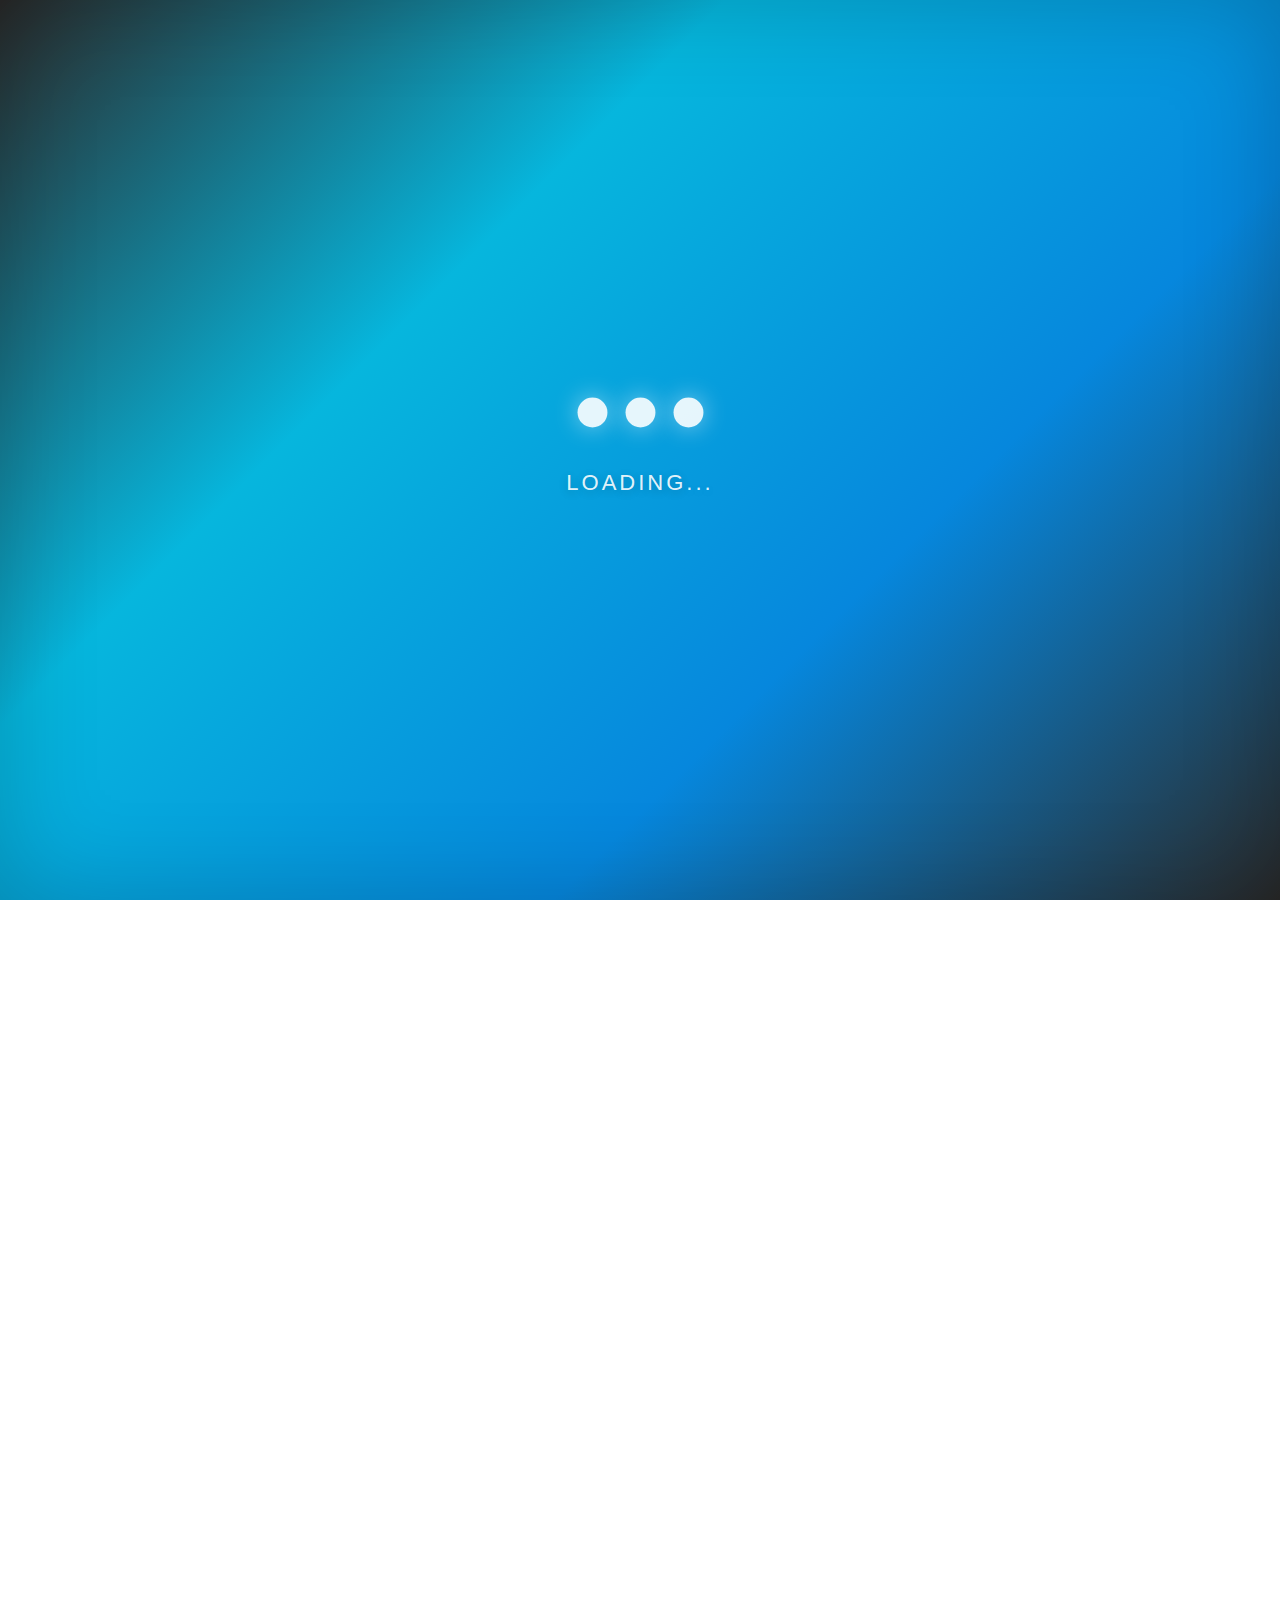
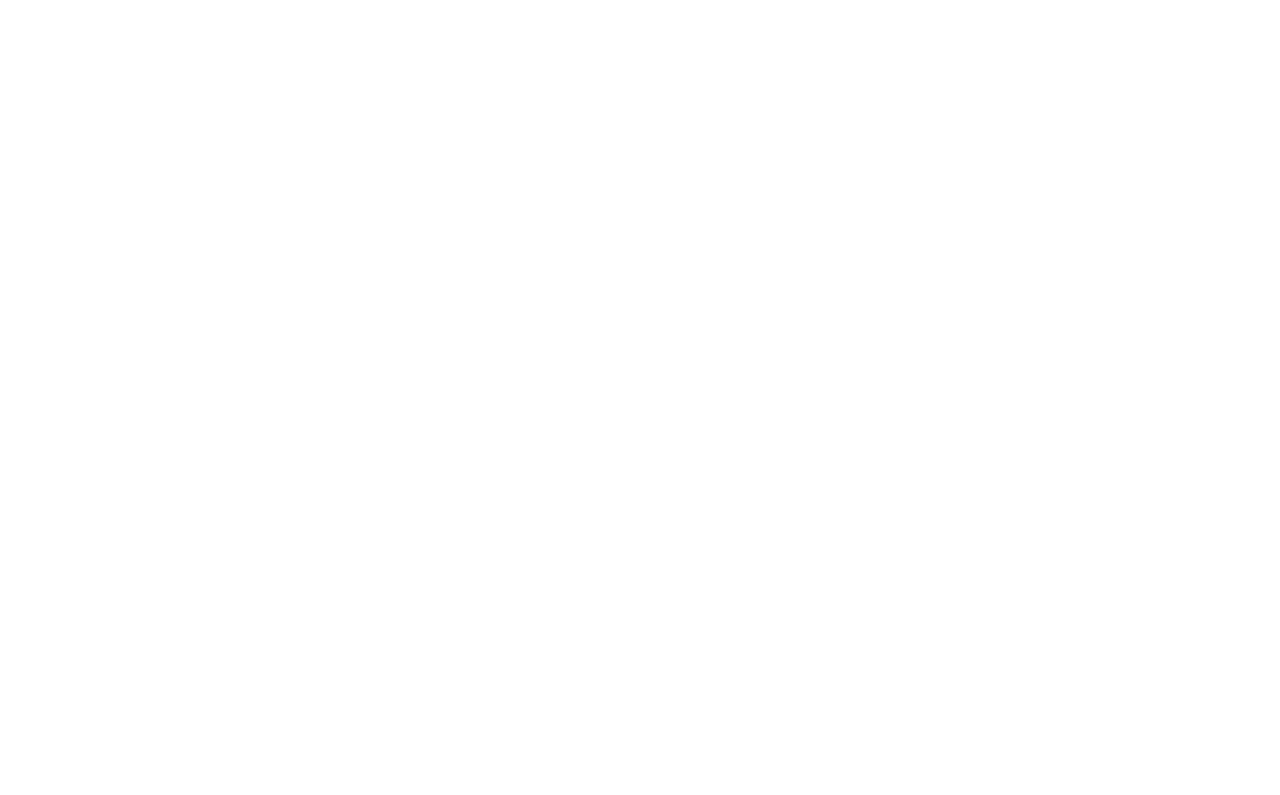
<file: index.html>
<!DOCTYPE html>
<html lang="en">
<head>
    <meta charset="UTF-8">
    <meta name="viewport" content="width=device-width, initial-scale=1.0">
    <title>Nicholas Puppo - Portfolio</title>
    <link rel="stylesheet" href="styles/main.css">
    <link href="https://unpkg.com/aos@2.3.1/dist/aos.css" rel="stylesheet">
    <link href="https://cdnjs.cloudflare.com/ajax/libs/font-awesome/6.0.0/css/all.min.css" rel="stylesheet">
    <link rel="icon" type="image/x-icon" href="/images/general/logo_nicox.png">
</head>
<body>
    <!-- LOADER -->
    <div class="loader-container">
        <div class="fancy-loader">
            <div class="circle"></div>
            <div class="circle"></div>
            <div class="circle"></div>
        </div>
        <p class="loading-text">Loading<span class="dots">...</span></p>
    </div>
    <div class="content">
        <!-- END LOADER -->
    <!-- NAVBAR -->
    <nav class="navbar">
        <div class="logo">Portfolio</div>
        <button class="hamburger" type="button" aria-label="Toggle navigation">
            <span></span>
            <span></span>
            <span></span>
        </button>
        <ul class="nav-links">
            <li><a href="#" data-translate="nav.home">Home</a></li>
            <li><a href="about.html" data-translate="nav.about">About</a></li>
            <li><a href="contact.html" data-translate="nav.contact">Contact</a></li>
        </ul>
        <div class="language-selector">
            <div class="current-lang">
                <img src="images/flags/ita.png" alt="Italiano">
                <span>IT</span>
            </div>
            <div class="language-options">
                <div class="language-option" data-lang="it">
                    <img src="images/flags/ita.png" alt="Italiano">
                    <span>Italiano</span>
                </div>
                <div class="language-option" data-lang="en">
                    <img src="images/flags/eng.png" alt="English">
                    <span>English</span>
                </div>
            </div>
        </div>
    </nav>
<!-- END NAVBAR -->

    <section id="home" class="hero">
        <div class="particles-bg"></div>
        <div class="hero-content">
            <div class="hero-text" data-aos="fade-right">
                <div class="greeting" data-translate="hero.greeting">👋 Hi, I am</div>
                <h1 class="animate-text">Nicholas Puppo</h1>
                <p class="profession animate-text-delay" data-translate="hero.profession">Optician & Digital Innovation</p>
                <p class="hero-description" data-translate="hero.description">
                    ‘Where the art of optics meets the digital future’
                </p>
                <div class="hero-buttons">
                    <a href="contact.html" class="btn secondary-btn" data-translate="hero.buttons.contact">
                        <i class="fas fa-paper-plane"></i> Contact Me
                    </a>
                </div>
                <div class="scroll-hint" data-translate="scorri.testo">
                    Scorri per esplorare
                </div>
            </div>
            <div class="hero-visual" data-aos="fade-left">
                <div class="floating-elements">
                    <div class="tech-box optician" data-aos="fade-up" data-aos-delay="200">
                        <i class="fas fa-glasses" ></i>
                        <span data-translate="tech_boxes.optician">Optician</span> 
                    </div>
                    <div class="tech-box developer" data-aos="fade-up" data-aos-delay="400">
                        <i class="fas fa-code"></i>
                        <span data-translate="tech_boxes.developer">Frontend Developer</span>
                    </div>
                    <div class="tech-box designer" data-aos="fade-up" data-aos-delay="600">
                        <i class="fas fa-paint-brush"></i>
                        <span data-translate="tech_boxes.designer">Graphic Designer</span>
                    </div>
                </div>
            </div>
        </div>
    </section>

    <section class="highlights">
        <div class="highlights-container">
            <div class="highlight-card" data-aos="fade-up">
                <div class="highlight-icon">
                    <i class="fas fa-graduation-cap"></i>
                </div>
                <h3 data-translate="highlights.education.title">Formazione Continua</h3>
                <p data-translate="highlights.education.description1">Sempre aggiornato sulle ultime tecnologie ottiche e digitali</p>
            </div>
            <div class="highlight-card" data-aos="fade-up" data-aos-delay="200">
                <div class="highlight-icon">
                    <i class="fas fa-lightbulb"></i>
                </div>
                <h3 data-translate="highlights.innovation.title">Innovazione</h3>
                <p data-translate="highlights.innovation.description2">Soluzioni creative per il settore ottico</p>
            </div>
            <div class="highlight-card" data-aos="fade-up" data-aos-delay="400">
                <div class="highlight-icon">
                    <i class="fas fa-users"></i>
                </div>
                <h3 data-translate="highlights.collaboration.title">Collaborazione</h3>
                <p data-translate="highlights.collaboration.description3">Approccio orientato al team e al cliente</p>
            </div>
        </div>

        <div class="stats-section">
            <div class="stat-item" data-aos="zoom-in">
                <span class="stat-number">5+</span>
                <span class="stat-label" data-translate="stats.experience.label">Anni di Formazione Ottica</span>
            </div>
            <div class="stat-item" data-aos="zoom-in" data-aos-delay="200">
                <span class="stat-number">∞</span>
                <span class="stat-label" data-translate="stats.growth.label">Voglia di Crescere</span>
            </div>
            <div class="stat-item" data-aos="zoom-in" data-aos-delay="400">
                <span class="stat-number">New</span>
                <span class="stat-label" data-translate="stats.potential.label">Junior con Grande Potenziale</span>
            </div>
        </div>

        <div class="cta-section">
            <h2 data-aos="fade-up" data-translate="final_part.start_part.title">All'Inizio di un Grande Viaggio</h2>
            <p data-aos="fade-up" data-aos-delay="200" data-translate="final_part.start_part.description_final">
                Formazione solida nel settore ottico e tanta voglia di crescere professionalmente nel mondo digitale e non solo 🚀
            </p>
            <div class="cta-buttons" data-aos="fade-up" data-aos-delay="400">
                <a href="contact.html" class="btn primary-btn" data-translate="final_part.collab.collab_title">
                    <i class="fas fa-handshake"></i> Collaboriamo
                </a>
                <a href="about.html" class="btn secondary-btn" data-translate="final_part.mio_percorso.title">
                    <i class="fas fa-user"></i> Conosci il mio percorso
                </a>
            </div>
        </div>
    </section>

<!-- FOOTER -->
    <footer class="footer">
        <div class="footer-content">
            <div class="footer-section">
                <h3>Nicholas Puppo</h3>
                <p data-translate="footer.descrizione.desc">Optician & Digital Innovator</p>
                <div class="social-links">
                    <a href="https://www.linkedin.com/in/nicholas-puppo-21a0682b7/" class="social-link"><i class="fab fa-linkedin"></i></a>
                </div>
            </div>
            
            <div class="footer-section">
                <h4 data-translate="footer.links.title">Quick Links</h4>
                <ul>
                    <li><a href="index.html" data-translate="footer.links.home">Home</a></li>
                    <li><a href="about.html" data-translate="footer.links.about">About</a></li>
                    <li><a href="contact.html" data-translate="footer.links.contact">Contact</a></li>
                </ul>
            </div>

            <div class="footer-section">
                <h4 data-translate="footer.contact.title">Contact Info</h4>
                <ul class="contact-info">
                    <li><i class="fas fa-envelope"></i> nicholaspuppo.work@gmail.com</li>
                    <li><i class="fas fa-map-marker-alt"></i> <span data-translate="footer.contact.position">Italia</span></li>
                </ul>
            </div>
        </div>
        <div class="footer-bottom"></p>
            <p>&copy; 2025 Nicholas Puppo. All rights reserved.</p>
        </div>
    </footer>
<!-- END FOOTER -->

<!-- ALL SCRIPT -->
    <script src="https://unpkg.com/aos@2.3.1/dist/aos.js"></script>
    <script src="scripts/main.js"></script>
    <script src="scripts/nav.js"></script>
    <script src="scripts/language.js"></script>
      <script src="scripts/loading.js"></script>
<!-- END SCRIPT -->
</body>
</html>
</file>
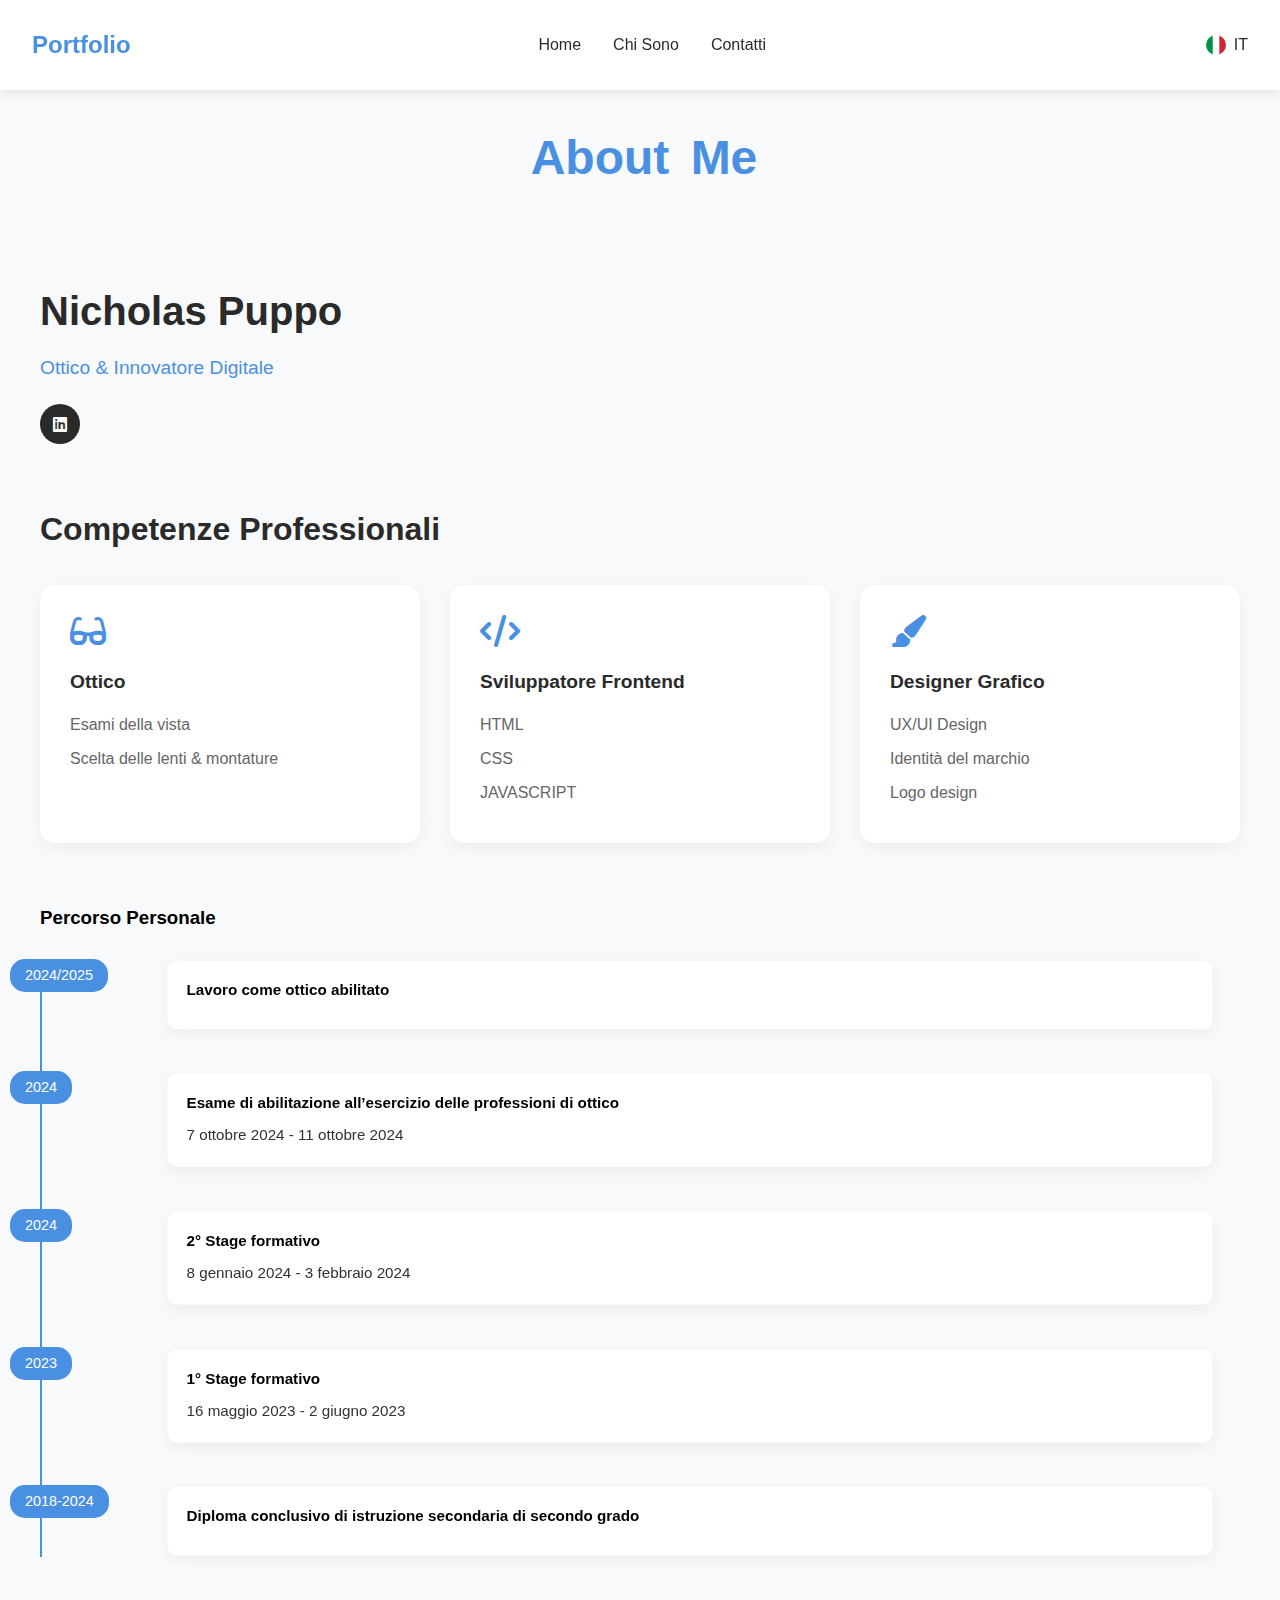
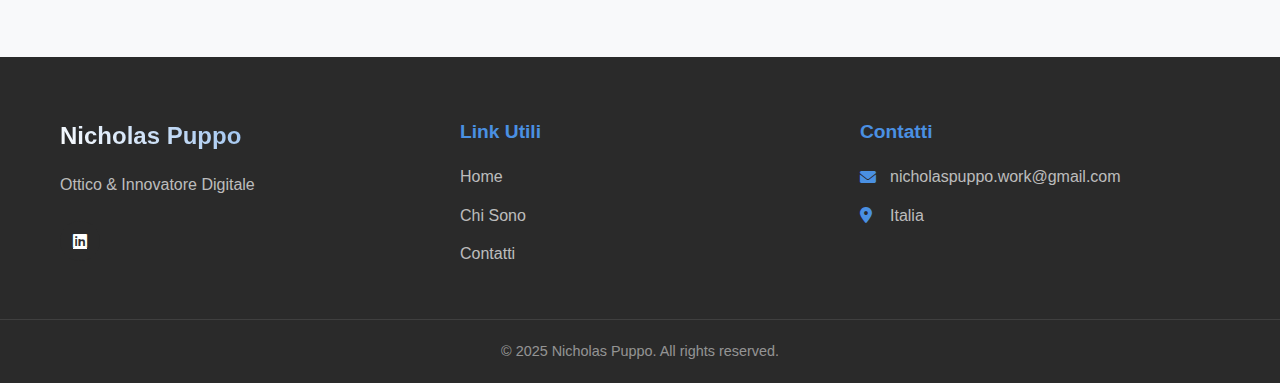
<file: about.html>
<!DOCTYPE html>
<html lang="en">
<head>
    <meta charset="UTF-8">
    <meta name="viewport" content="width=device-width, initial-scale=1.0">
    <title>About Me - Portfolio</title>
    <link rel="stylesheet" href="styles/main.css">
    <link rel="stylesheet" href="styles/about.css">
    <link href="https://cdnjs.cloudflare.com/ajax/libs/font-awesome/6.0.0/css/all.min.css" rel="stylesheet">
    <link rel="icon" type="image/x-icon" href="/images/general/logo_nicox.png">
</head>
<body>
    <nav class="navbar">
        <div class="logo">Portfolio</div>
        <button class="hamburger" type="button" aria-label="Toggle navigation">
            <span></span>
            <span></span>
            <span></span>
        </button>
        <ul class="nav-links">
            <button class="close-btn" aria-label="Close menu"></button>
            <li><a href="index.html" data-translate="nav.home">Home</a></li>
            <li><a href="about.html" data-translate="nav.about">About</a></li>
            <li><a href="contact.html" data-translate="nav.contact">Contact</a></li>
        </ul>
        <div class="language-selector">
            <div class="current-lang">
                <img src="images/flags/ita.png" alt="Italiano">
                <span>IT</span>
            </div>
            <div class="language-options">
                <div class="language-option" data-lang="it">
                    <img src="images/flags/ita.png" alt="Italiano">
                    <span>Italiano</span>
                </div>
                <div class="language-option" data-lang="en">
                    <img src="images/flags/eng.png" alt="English">
                    <span>English</span>
                </div>
            </div>
        </div>
    </nav>

    <section class="about-page">
        <div class="about-container">
            <div class="about-header">
                <h1><span data-translate="chi.chi">About</span> <span data-translate="sono.sono">Me</span></h1>
            </div>

            <div class="about-content">
                <div class="profile-section">
                    <div class="profile-info">
                        <h2>Nicholas Puppo</h2>
                        <p class="title" data-translate="hero.profession">Ottico & Innovatore Digitale</p>
                        <div class="social-links">
                            <a href="https://www.linkedin.com/in/nicholas-puppo-21a0682b7/" class="social-link"><i class="fab fa-linkedin"></i></a>
                        </div>
                    </div>
                </div>

                <div class="skills-section">
                    <h3 data-translate="card.title">Competenze Professionali</h3>
                    <div class="skills-grid">
                        <div class="skill-card">
                            <i class="fas fa-glasses"></i>
                            <h4 data-translate="card.card1.title">Optician</h4>
                            <ul>
                                <li data-translate="card.card1.description1">Esami della vista</li>
                                <li data-translate="card.card1.description2">Scelta delle lenti & montature</li>
                            </ul>
                        </div>
                        <div class="skill-card">
                            <i class="fas fa-code"></i>
                            <h4 data-translate="card.card2.title">Sviluppo Web</h4>
                            <ul>
                                <li data-translate="card.card2.description1">HTML</li>
                                <li data-translate="card.card2.description2">CSS</li>
                                <li data-translate="card.card2.description3">JavaScript</li>
                            </ul>
                        </div>
                        <div class="skill-card">
                            <i class="fas fa-paint-brush"></i>
                            <h4 data-translate="card.card3.title">Design</h4>
                            <ul>
                                <li data-translate="card.card3.description1">UI/UX Design</li>
                                <li data-translate="card.card3.description2">Brand Identity</li>
                                <li data-translate="card.card3.description3">Shop Design</li>
                            </ul>
                        </div>
                    </div>
                </div>

                <div class="experience-section">
                    <h3 data-translate="percorso.title">Percorso Personale</h3>
                    <br>
                    <div class="timeline">
                        <div class="timeline-item">
                            <div class="date">2024/2025</div>
                            <div class="content">
                                <h4 data-translate="cv.5°">Lavoro come ottico abilitato</h4>
                            </div>
                        </div>
                        <div class="timeline-item">
                            <div class="date">2024</div>
                            <div class="content">
                                <h4 data-translate="cv.4°.title">Esame di abilitazione all’esercizio delle professioni di ottico</h4>
                                <p data-translate="cv.4°.description">7 ottobre 2024 - 11 ottobre 2024</p>
                            </div>
                        </div>
                        <div class="timeline-item">
                            <div class="date">2024</div>
                            <div class="content">
                                <h4 data-translate="cv.3°.title">2° Stage formativo</h4>
                                <p data-translate="cv.3°.description">8 gennaio 2024 - 3 febbraio 2024</p>
                            </div>
                        </div>
                        <div class="timeline-item">
                            <div class="date">2023</div>
                            <div class="content">
                                <h4 data-translate="cv.2°.title">1° Stage formativo</h4>
                                <p data-translate="cv.2°.description">16 maggio 2023 - 2 giugno 2023</p>
                            </div>
                        </div>
                        <div class="timeline-item">
                            <div class="date">2018-2024</div>
                            <div class="content">
                                <h4 data-translate="cv.1°">Diploma conclusivo di istruzione secondaria di secondo grado</h4>
                            </div>
                        </div>
                    </div>
                </div>
            </div>
        </div>
    </section>

    <footer class="footer">
        <div class="footer-content">
            <div class="footer-section">
                <h3>Nicholas Puppo</h3>
                <p data-translate="footer.descrizione.desc">Optician & Digital Innovator</p>
                <div class="social-links">
                    <a href="https://www.linkedin.com/in/nicholas-puppo-21a0682b7/" class="social-link"><i class="fab fa-linkedin"></i></a>
                </div>
            </div>
            
            <div class="footer-section">
                <h4 data-translate="footer.links.title">Quick Links</h4>
                <ul>
                    <li><a href="index.html" data-translate="footer.links.home">Home</a></li>
                    <li><a href="about.html" data-translate="footer.links.about">About</a></li>
                    <li><a href="contact.html" data-translate="footer.links.contact">Contact</a></li>
                </ul>
            </div>

            <div class="footer-section">
                <h4 data-translate="footer.contact.title">Contact Info</h4>
                <ul class="contact-info">
                    <li><i class="fas fa-envelope"></i> nicholaspuppo.work@gmail.com</li>
                    <li><i class="fas fa-map-marker-alt"></i> <span data-translate="footer.contact.position">Italia</span></li>
                </ul>
            </div>
        </div>
        <div class="footer-bottom"></p>
            <p>&copy; 2025 Nicholas Puppo. All rights reserved.</p>
        </div>
    </footer>
    
    <script src="scripts/main.js"></script>
    <script src="scripts/nav.js"></script>
    <script src="scripts/language.js"></script>

</body>
</html>
</file>
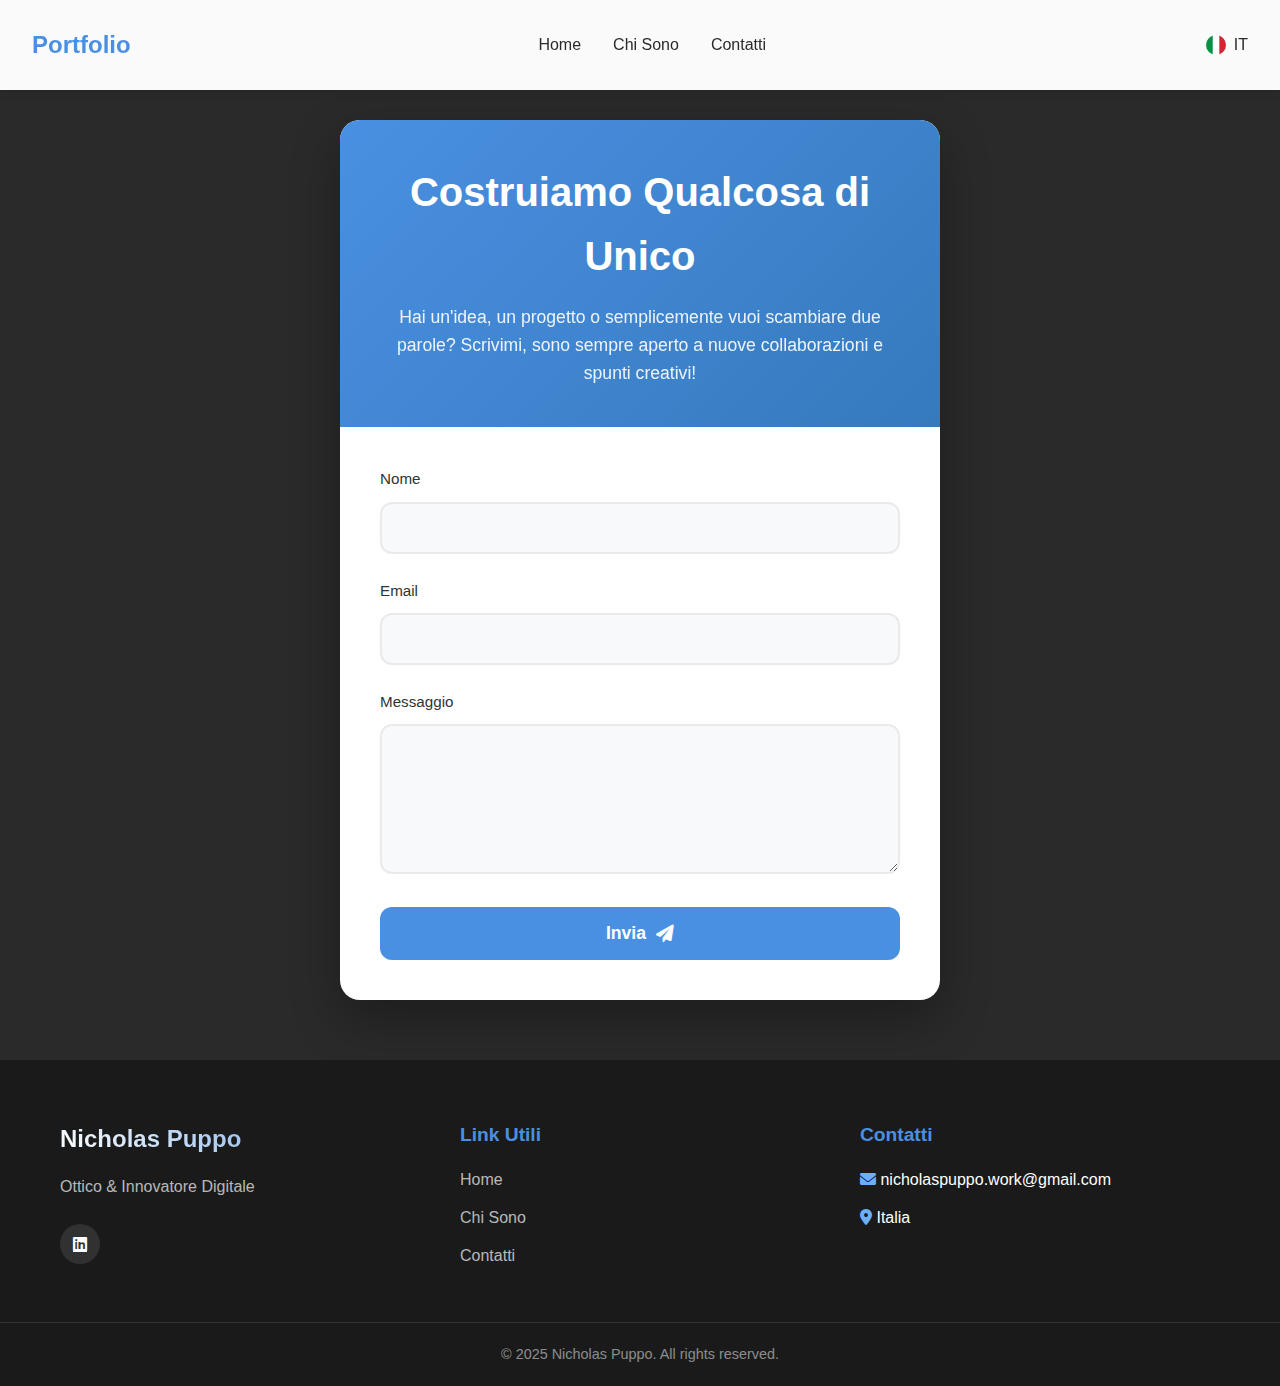
<file: contact.html>
<!DOCTYPE html>
<html lang="en">
<head>
    <meta charset="UTF-8">
    <meta name="viewport" content="width=device-width, initial-scale=1.0">
    <title>Contact Me - Portfolio</title>
    <link rel="stylesheet" href="styles/main.css">
    <link rel="stylesheet" href="styles/contact.css">
    <link href="https://cdnjs.cloudflare.com/ajax/libs/font-awesome/6.0.0/css/all.min.css" rel="stylesheet">
    <link rel="icon" type="image/x-icon" href="/images/general/logo_nicox.png">
</head>
<body>
    <nav class="navbar">
        <div class="logo">Portfolio</div>
        <button class="hamburger" type="button" aria-label="Toggle navigation">
            <span></span>
            <span></span>
            <span></span>
        </button>
        <ul class="nav-links">
            <button class="close-btn" aria-label="Close menu"></button>
            <li><a href="index.html" data-translate="nav.home">Home</a></li>
            <li><a href="about.html" data-translate="nav.about">About</a></li>
            <li><a href="contact.html" data-translate="nav.contact">Contact</a></li>
        </ul>
        <div class="language-selector">
            <div class="current-lang">
                <img src="images/flags/ita.png" alt="Italiano">
                <span>IT</span>
            </div>
            <div class="language-options">
                <div class="language-option" data-lang="it">
                    <img src="images/flags/ita.png" alt="Italiano">
                    <span>Italiano</span>
                </div>
                <div class="language-option" data-lang="en">
                    <img src="images/flags/eng.png" alt="English">
                    <span>English</span>
                </div>
            </div>
        </div>
    </nav>

    <section class="contact-page">
        <div class="contact-container">
            <div class="form-header">
                <h2 data-translate="contact_form.title">Costruiamo Qualcosa di Unico</h2>
                <p data-translate="contact_form.description_contact">Hai un'idea, un progetto o semplicemente vuoi scambiare due parole? Scrivimi, sono sempre aperto a nuove collaborazioni e spunti creativi!</p>
            </div>
            
            <form class="contact-form" action="https://fabform.io/f/JMKp2At" method="post">
                <div class="form-group">
                    <label for="name" data-translate="contact_form.name">Nome</label>
                    <input type="text" id="name" name="name" required>
                </div>

                <div class="form-group">
                    <label for="email" data-translate="contact_form.email">Email</label>
                    <input type="email" id="email" name="email" required>
                </div>

                <div class="form-group">
                    <label for="message" data-translate="contact_form.message">Messaggio</label>
                    <textarea id="message" name="message" required></textarea>
                </div>

                <button type="submit" class="submit-btn" data-translate="contact_form.send">
                    Invia 
                    <i class="fas fa-paper-plane"></i>
                </button>
            </form>
        </div>
    </section>

    <footer class="footer">
        <div class="footer-content">
            <div class="footer-section">
                <h3>Nicholas Puppo</h3>
                <p data-translate="footer.descrizione.desc">Optician & Digital Innovator</p>
                <div class="social-links">
                    <a href="https://www.linkedin.com/in/nicholas-puppo-21a0682b7/" class="social-link"><i class="fab fa-linkedin"></i></a>
                </div>
            </div>
            
            <div class="footer-section">
                <h4 data-translate="footer.links.title">Quick Links</h4>
                <ul>
                    <li><a href="index.html" data-translate="footer.links.home">Home</a></li>
                    <li><a href="about.html" data-translate="footer.links.about">About</a></li>
                    <li><a href="contact.html" data-translate="footer.links.contact">Contact</a></li>
                </ul>
            </div>

            <div class="footer-section">
                <h4 data-translate="footer.contact.title">Contact Info</h4>
                <ul class="contact-info1">
                    <li><i class="fas fa-envelope" style="color: #6ab0ff;"></i> nicholaspuppo.work@gmail.com</li>
                    <li><i class="fas fa-map-marker-alt" style="color: #6ab0ff;"></i> <span data-translate="footer.contact.position">Italia</span></li>
                </ul>
            </div>
        </div>
        <div class="footer-bottom"></p>
            <p>&copy; 2025 Nicholas Puppo. All rights reserved.</p>
        </div>
    </footer>
    
    <script src="scripts/main.js"></script>
    <script src="scripts/nav.js"></script>
    <script src="scripts/language.js"></script>

</body>
</html>
</file>
<file: styles/main.css>
:root {
    --primary-color: #2a2a2a;
    --accent-color: #4a90e2;
}

* {
    margin: 0;
    padding: 0;
    box-sizing: border-box;
}

body {
    font-family: 'Arial', sans-serif;
    line-height: 1.6;
    overflow-x: hidden;
    min-height: 100vh;
    display: flex;
    flex-direction: column;
}

main {
    flex: 1;
}
/* SCROLLBAR */
/* Custom Scrollbar Styles */
::-webkit-scrollbar {
    width: 8px;
    height: 8px;
}

::-webkit-scrollbar-track {
    background: #f1f1f1;
    border-radius: 4px;
}

::-webkit-scrollbar-thumb {
    background: #888;
    border-radius: 4px;
    transition: background 0.3s ease;
}

::-webkit-scrollbar-thumb:hover {
    background: #666;
}

/* Firefox scrollbar */
* {
    scrollbar-width: thin;
    scrollbar-color: #888 #f1f1f1;
}
/* END SCROLLBAR */

/* LOADING PAGE */
.loader-container {
    position: fixed;
    top: 0;
    left: 0;
    width: 100%;
    height: 100%;
    background: linear-gradient(-45deg, #2a2a2a, #0687dd, #06b6dd, #2a2a2a);
    display: flex;
    flex-direction: column;
    justify-content: center;
    align-items: center;
    z-index: 1000;
    transition: opacity 0.5s ease-out;
    box-shadow: inset 0 0 100px rgba(0,0,0,0.2);
}

.loader {
    width: 50px;
    height: 50px;
    border: 5px solid #f3f3f3;
    border-top: 5px solid #3498db;
    border-radius: 50%;
    animation: spin 1s linear infinite;
}

.fancy-loader {
    display: flex;
    gap: 15px;
    transform: scale(1.2);
}

.circle {
    width: 25px;
    height: 25px;
    background: rgba(255, 255, 255, 0.9);
    border-radius: 50%;
    box-shadow: 0 0 20px rgba(255,255,255,0.5);
    animation: bounceAndGlow 0.8s ease-in-out infinite;
}

.circle:nth-child(2) {
    animation-delay: 0.2s;
}

.circle:nth-child(3) {
    animation-delay: 0.4s;
}

.loading-text {
    margin-top: 40px;
    font-family: 'Segoe UI', Arial, sans-serif;
    color: rgba(255, 255, 255, 0.9);
    font-size: 22px;
    letter-spacing: 3px;
    text-transform: uppercase;
    font-weight: 300;
    text-shadow: 0 2px 10px rgba(0,0,0,0.2);
    animation: pulse 2s ease-in-out infinite;
}

.dots {
    animation: dots 1.5s infinite;
}

@keyframes spin {
    0% { transform: rotate(0deg); }
    100% { transform: rotate(360deg); }
}

@keyframes bounce {
    0%, 100% { transform: translateY(0); }
    50% { transform: translateY(-20px); }
}

@keyframes dots {
    0%, 20% { content: "."; }
    40% { content: ".."; }
    60%, 100% { content: "..."; }
}

@keyframes bounceAndGlow {
    0%, 100% { 
        transform: translateY(0) scale(1);
        box-shadow: 0 0 20px rgba(255,255,255,0.5);
    }
    50% { 
        transform: translateY(-30px) scale(1.1);
        box-shadow: 0 0 30px rgba(255,255,255,0.8);
    }
}

@keyframes pulse {
    0%, 100% { opacity: 1; }
    50% { opacity: 0.7; }
}

.content {
    opacity: 0;
    transition: opacity 0.8s ease-in, transform 0.8s ease-out;
    transform: scale(0.95);
}

.content.visible {
    opacity: 1;
    transform: scale(1);
}


/* END LOADING PAGE */

.page-content {
    padding-top: 80px; /* Height of the navbar */
}

.navbar {
    position: fixed;
    top: 0;
    left: 0;
    width: 100%;
    padding: 1.5rem 2rem;
    background: rgba(255, 255, 255, 0.98);
    backdrop-filter: blur(10px);
    z-index: 1000;
    display: flex;
    justify-content: space-between;
    align-items: center;
    transition: all 0.3s ease;
    box-shadow: 0 2px 10px rgba(0, 0, 0, 0.1);
}

.navbar.scrolled {
    padding: 1rem 2rem;
    background: rgba(255, 255, 255, 0.95);
}

.logo {
    font-size: 1.5rem;
    font-weight: bold;
    color: var(--accent-color);
    transition: transform 0.3s ease;
}

.logo:hover {
    transform: translateY(-2px);
}

.nav-links {
    display: flex;
    gap: 2rem;
    list-style: none;
}

.nav-links a {
    text-decoration: none;
    color: var(--primary-color);
    font-weight: 500;
    position: relative;
    padding: 0.5rem 0;
    display: inline-block; /* Aggiunto per contenere la sottolineatura */
}

.nav-links a::after {
    content: '';
    position: absolute;
    bottom: 0;
    left: 0;
    width: 0;
    height: 2px;
    background: var(--accent-color);
    transition: width 0.3s ease;
    right: auto; /* Assicura che l'animazione parta da sinistra */
}

.nav-links a:hover::after {
    width: 100%;
    left: 0;
}

.hamburger {
    display: none;
    cursor: pointer;
    background: none;
    border: none;
    padding: 0.5rem;
}

.hamburger span {
    display: block;
    width: 25px;
    height: 3px;
    background: var(--primary-color);
    margin: 5px 0;
    transition: all 0.3s ease;
}

.close-btn {
    display: none;
    position: absolute;
    top: 20px;
    right: 20px;
    background: none;
    border: none;
    font-size: 24px;
    cursor: pointer;
    color: var(--primary-color);
    transition: transform 0.3s ease;
}

.close-btn:hover {
    transform: rotate(90deg);
}

.language-selector {
    position: relative;
    margin-left: 2rem;
    display: flex;
    align-items: center;
    cursor: pointer;
}

.language-selector .current-lang {
    display: flex;
    align-items: center;
    gap: 0.5rem;
    color: var(--primary-color);
    font-weight: 500;
}

.language-selector .current-lang img {
    width: 20px;
    height: 20px;
    border-radius: 50%;
}

.language-options {
    position: absolute;
    top: 100%;
    right: 0;
    background: white;
    border-radius: 8px;
    box-shadow: 0 4px 12px rgba(0, 0, 0, 0.1);
    padding: 0.5rem;
    display: none;
    min-width: 120px;
    z-index: 1000;
}

.language-options.active {
    display: block;
}

.language-option {
    display: flex;
    align-items: center;
    gap: 0.5rem;
    padding: 0.5rem 1rem;
    cursor: pointer;
    transition: background 0.3s ease;
}

.language-option:hover {
    background: rgba(74, 144, 226, 0.1);
}

.language-option img {
    width: 20px;
    height: 20px;
    border-radius: 50%;
}

@media (max-width: 768px) {
    .hamburger {
        display: block;
        z-index: 1001;
        position: fixed;
        right: 2rem;
        top: 1.5rem;
    }

    .nav-links {
        position: fixed;
        top: 0;
        right: -100%;
        height: 100vh;
        width: 100%;
        background: white;
        display: flex;
        flex-direction: column;
        align-items: center;
        justify-content: center;
        transition: 0.3s ease-in-out;
        z-index: 1000;
    }

    .nav-links.active {
        right: 0;
    }

    .nav-links li {
        margin: 20px 0;
    }

    .nav-links a {
        font-size: 1.5rem;
    }

    .hamburger span {
        display: block;
        width: 25px;
        height: 3px;
        background: var(--primary-color);
        margin: 5px 0;
        transition: all 0.3s ease;
    }

    .hamburger.active span:nth-child(1) {
        transform: rotate(45deg) translate(5px, 5px);
    }

    .hamburger.active span:nth-child(2) {
        opacity: 0;
    }

    .hamburger.active span:nth-child(3) {
        transform: rotate(-45deg) translate(7px, -6px);
    }

    .close-btn {
        display: none; /* Nascondiamo il pulsante di chiusura */
    }

    .language-selector {
        margin-left: 1rem;
        margin-right: 50px; /* Aggiunto margine a destra per evitare sovrapposizione con hamburger */
    }
    
    .language-options {
        right: -10px;
    }
}

/* Mobile menu styles */
@media screen and (max-width: 768px) {
    .nav-links {
        position: fixed;
        top: 0;
        right: -100%;
        height: 100vh;
        width: 100%;
        background: #fff;
        display: flex;
        flex-direction: column;
        align-items: center;
        justify-content: center;
        transition: 0.3s ease-in-out;
        z-index: 1000;
    }

    .nav-links.active {
        right: 0;
    }

    .close-btn {
        position: absolute;
        top: 20px;
        right: 20px;
        background: none;
        border: none;
        font-size: 24px;
        cursor: pointer;
    }

    .close-btn::before,
    .close-btn::after {
        content: '';
        position: absolute;
        width: 24px;
        height: 2px;
        background-color: #000;
        top: 50%;
        left: 50%;
    }

    .close-btn::before {
        transform: translate(-50%, -50%) rotate(45deg);
    }

    .close-btn::after {
        transform: translate(-50%, -50%) rotate(-45deg);
    }
}

.hero {
    height: 100vh;
    display: flex;
    flex-direction: column;
    justify-content: center;
    align-items: center;
    background: linear-gradient(135deg, #1a1a1a, #2a2a2a);
    color: white;
    position: relative;
    overflow: hidden;
}

.hero-content {
    display: flex;
    align-items: center;
    justify-content: space-between;
    max-width: 1200px;
    width: 90%;
    margin: 0 auto;
    position: relative;
    z-index: 2; /* Aumentato il z-index per essere sopra il background */
}

.hero-text {
    flex: 1;
    z-index: 1;
}

.hero-text h1 {
    font-size: 4rem;
    font-weight: 700;
    margin-bottom: 1rem;
    background: linear-gradient(45deg, #fff, #4a90e2);
    -webkit-background-clip: text;
    -webkit-text-fill-color: transparent;
}

.profession {
    font-size: 1.5rem;
    color: #4a90e2;
    margin-bottom: 1.5rem;
}

.type-text {
    font-size: 2rem;
    margin-bottom: 2rem;
}

.typed-text {
    color: #4a90e2;
}

.hero-buttons {
    display: flex;
    gap: 1rem;
}

.btn {
    padding: 1rem 2rem;
    border-radius: 30px;
    font-weight: 600;
    text-decoration: none;
    transition: all 0.3s ease;
}

.primary-btn {
    background: #4a90e2;
    color: white;
}

.secondary-btn {
    border: 2px solid #4a90e2;
    color: white;
}

.primary-btn:hover {
    transform: translateY(-3px);
    box-shadow: 0 10px 20px rgba(74, 144, 226, 0.3);
}

.secondary-btn:hover {
    background: #4a90e2;
    transform: translateY(-3px);
}

.hero-image {
    flex: 1;
    position: relative;
    height: 400px;
}

.hero-visual {
    flex: 1;
    position: relative;
    height: 500px; /* Aumentato per dare più spazio */
}

.floating-elements {
    position: relative;
    width: 100%;
    height: 100%;
}

.tech-box {
    position: absolute;
    display: flex;
    align-items: center;
    gap: 1rem;
    padding: 1.2rem;
    border-radius: 12px;
    backdrop-filter: blur(10px);
    box-shadow: 0 8px 32px rgba(0, 0, 0, 0.1);
    transition: all 0.3s ease;
    width: auto;
    min-width: 200px;
    z-index: 3; /* Aumentato il z-index per essere sopra gli altri elementi */
    background: rgba(146, 37, 37, 0.1);
}

.tech-box i {
    font-size: 1.5rem;
}

.tech-box span {
    font-weight: 500;
    white-space: nowrap;
    color: white; /* Assicuriamo che il testo sia bianco */
}

/* Posizionamento specifico per ogni box */
.tech-box.optician {
    top: 10%;
    left: 5%;
    background: linear-gradient(135deg, rgba(255,255,255,0.1), rgba(74,144,226,0.3));
}

.tech-box.developer {
    top: 35%;
    right: 5%;
    background: linear-gradient(135deg, rgba(255,255,255,0.1), rgba(126,87,194,0.3));
}

.tech-box.designer {
    bottom: 35%;
    left: 15%;
    background: linear-gradient(135deg, rgba(255,255,255,0.1), rgba(76,175,80,0.3));
}



/* Animazione float modificata per essere più evidente */
@keyframes float {
    0%, 100% { transform: translateY(0) translateX(0); }
    50% { transform: translateY(-15px) translateX(10px); }
}

/* Applica l'animazione float con delay diversi e durata più lunga */
.tech-box.optician { animation: float 8s ease-in-out infinite; }
.tech-box.developer { animation: float 8s ease-in-out infinite 2s; }
.tech-box.designer { animation: float 8s ease-in-out infinite 4s; }

/* Responsive adjustments */
@media (max-width: 768px) {
    .hero-visual {
        flex: 1;
        position: relative;
    }

    .hero-content {
        display: flex;
        align-items: center;
        justify-content: space-between;
        max-width: 1200px;
        width: 100%;
        height: 100%;
        margin: 0 auto;
        position: relative;
        z-index: 2; /* Aumentato il z-index per essere sopra il background */
        flex-direction: column;
        text-align: center;
        padding: 20px;
    }

    .hero-visual {
        height: 600px; /* Ridotto da 800px */
        margin-top: 1rem; /* Ridotto da 2rem */
    }

    .floating-elements {
        position: relative;
        width: 100%;
        height: 100%;
        padding: 40px;
    }

    .tech-box {
        min-width: 140px;
        padding: 1rem;
        font-size: 0.9rem;
    }

    /* Nuovo posizionamento ottimizzato */
    .tech-box.optician {
        top: 10%; /* Ridotto da 15% */
        left: 10%;
    }

    .tech-box.developer {
        top: 25%; /* Ridotto da 35% */
        right: 10%;
    }

    .tech-box.designer {
        bottom: 35%; /* Modificato da 42% */
        left: 10%;
    }

    /* Animazioni separate per ogni coppia di box */
    @keyframes float-left {
        0%, 100% { transform: translateX(0); }
        50% { transform: translateX(15px); }
    }

    @keyframes float-right {
        0%, 100% { transform: translateX(0); }
        50% { transform: translateX(-15px); }
    }

    /* Applicazione delle nuove animazioni */
    .tech-box.optician {
        animation: float-left 4s ease-in-out infinite !important;
    }

    .tech-box.developer{
        animation: float-right 4s ease-in-out infinite !important;
    }

    /* Delay personalizzati */
    .tech-box.optician { animation-delay: 0s !important; }
    .tech-box.developer { animation-delay: 0s !important; }
    .tech-box.designer { animation-delay: 2s !important; }

    .tech-box i {
        font-size: 1rem;
    }

    .tech-box span {
        font-size: 0.85rem;
        white-space: normal; /* Permette il wrap del testo */
        text-align: left;
    }

    .hero-content {
        flex-direction: column;
        text-align: center;
    }

    .hero-text h1 {
        font-size: 2.5rem;
    }

    .hero-image {
        margin-top: 2rem;
    }

    .hero-buttons {
        justify-content: center;
    }

    .hero {
        min-height: 200vh; /* Aumentato per coprire tutto il contenuto */
    }

    .particles-bg {
        min-height: 200vh; /* Match con l'altezza dell'hero */
    }

    .hero-content {
        min-height: inherit;
        padding-bottom: 60px;
    }

    .hero-visual {
        height: 800px; /* Altezza ottimizzata */
    }

    /* Riposizionamento dei box per visibilità migliore */
    .tech-box.optician {
        top: 10%; /* Ridotto da 15% */
        left: 10%;
    }

    .tech-box.developer {
        top: 25%; /* Ridotto da 35% */
        right: 10%;
    }

    .tech-box.designer {
        bottom: 35%; /* Modificato da 42% */
        left: 10%;
    }

    .hero-text {
        padding-top: 80px; /* Aggiunge spazio sopra il testo */
        position: relative;
        z-index: 5; /* Aumentato ulteriormente il z-index */
    }

    .greeting {
        position: relative;
        z-index: 5;
        display: block;
        margin-bottom: 1rem;
        font-size: 1.3rem;
        color: var(--accent-color);
        text-shadow: 0 2px 4px rgba(0, 0, 0, 0.3); /* Aggiunge ombra per migliorare la leggibilità */
    }

    .particles-bg {
        opacity: 0.95; /* Leggermente più opaco per migliorare il contrasto */
    }

    .scroll-hint {
        margin-top: 1.5rem; /* Ridotto da 3rem */
    }
}

.scroll-indicator {
    position: absolute;
    bottom: 40px;
    left: 50%;
    transform: translateX(-50%);
    display: flex;
    flex-direction: column;
    align-items: center;
    gap: 1rem;
}

.mouse {
    width: 30px;
    height: 50px;
    border: 2px solid white;
    border-radius: 15px;
    position: relative;
}

.wheel {
    width: 4px;
    height: 8px;
    background: white;
    position: absolute;
    left: 50%;
    transform: translateX(-50%);
    top: 8px;
    border-radius: 2px;
    animation: scroll 1.5s infinite;
}

@keyframes scroll {
    0% { transform: translate(-50%, 0); opacity: 1; }
    100% { transform: translate(-50%, 20px); opacity: 0; }
}

.animate-text {
    opacity: 0;
    transform: translateY(20px);
    animation: fadeUp 0.8s ease forwards;
}

.animate-text-delay {
    opacity: 0;
    transform: translateY(20px);
    animation: fadeUp 0.8s ease forwards 0.3s;
}

@keyframes fadeUp {
    to {
        opacity: 1;
        transform: translateY(0);
    }
}

.project-grid {
    display: grid;
    grid-template-columns: repeat(auto-fit, minmax(300px, 1fr));
    gap: 2rem;
    padding: 2rem;
}

section {
    padding: 5rem 2rem;
}

.projects {
    background: #f8f9fa;
    padding: 6rem 2rem;
}

.projects h2 {
    text-align: center;
    font-size: 2.5rem;
    margin-bottom: 3rem;
    color: var(--primary-color);
}

.project-grid {
    display: grid;
    grid-template-columns: repeat(auto-fit, minmax(300px, 1fr));
    gap: 2rem;
    max-width: 1200px;
    margin: 0 auto;
}

.project-card {
    background: white;
    border-radius: 15px;
    overflow: hidden;
    box-shadow: 0 10px 30px rgba(0, 0, 0, 0.1);
    transition: transform 0.3s ease;
}

.project-card:hover {
    transform: translateY(-10px);
}

.project-image {
    position: relative;
    height: 200px;
    overflow: hidden;
}

.project-image img {
    width: 100%;
    height: 100%;
    object-fit: cover;
    transition: transform 0.5s ease;
}

.project-card:hover .project-image img {
    transform: scale(1.1);
}

.project-overlay {
    position: absolute;
    top: 0;
    left: 0;
    width: 100%;
    height: 100%;
    background: rgba(0, 0, 0, 0.7);
    display: flex;
    align-items: center;
    justify-content: center;
    opacity: 0;
    transition: opacity 0.3s ease;
}

.project-card:hover .project-overlay {
    opacity: 1;
}

.project-tech {
    display: flex;
    gap: 0.5rem;
    flex-wrap: wrap;
    padding: 1rem;
}

.tech-tag {
    background: rgba(74, 144, 226, 0.9);
    color: white;
    padding: 0.3rem 0.8rem;
    border-radius: 20px;
    font-size: 0.8rem;
}

.project-info {
    padding: 1.5rem;
}

.project-category {
    color: var(--accent-color);
    font-size: 0.9rem;
    text-transform: uppercase;
    letter-spacing: 1px;
}

.project-info h3 {
    margin: 0.5rem 0;
    color: var(--primary-color);
    font-size: 1.2rem;
}

.project-info p {
    color: #666;
    margin-bottom: 1rem;
    line-height: 1.5;
}

.project-link {
    display: inline-flex;
    align-items: center;
    color: var(--accent-color);
    text-decoration: none;
    font-weight: 500;
    gap: 0.5rem;
}

.project-link .arrow {
    transition: transform 0.3s ease;
}

.project-link:hover .arrow {
    transform: translateX(5px);
}

@media (max-width: 768px) {
    .project-grid {
        grid-template-columns: 1fr;
    }
}

.particles-bg {
    position: absolute;
    top: 0;
    left: 0;
    width: 100%;
    height: 100%;
    z-index: 1;
    background: linear-gradient(135deg, #1a1a1a, #2a2a2a); /* Gradiente semplice */
    opacity: 0.9; /* Ridotta l'opacità per vedere meglio il contenuto */
}

.greeting {
    font-size: 1.5rem;
    margin-bottom: 1rem;
    color: var(--accent-color);
    position: relative; /* Aggiunto */
    z-index: 2; /* Aggiunto per assicurare che sia sopra altri elementi */
}

.tag {
    padding: 0.5rem 1rem;
    background: rgba(255, 255, 255, 0.1);
    border-radius: 20px;
    backdrop-filter: blur(5px);
    font-size: 0.9rem;
    transition: transform 0.3s ease;
}

.tag:hover {
    transform: translateY(-3px);
}

.hero-description {
    font-size: 1.2rem;
    line-height: 1.6;
    margin-bottom: 2rem;
    color: rgba(255, 255, 255, 0.9);
    max-width: 600px;
}

.hero-buttons .btn i {
    margin-right: 0.5rem;
}

.scroll-hint {
    margin-top: 3rem;
    text-align: center;
    color: rgba(255, 255, 255, 0.7);
    font-size: 0.9rem;
}

.scroll-arrow {
    font-size: 1.5rem;
    animation: bounce 2s infinite;
    margin-top: 0.5rem;
}

@keyframes bounce {
    0%, 20%, 50%, 80%, 100% {
        transform: translateY(0);
    }
    40% {
        transform: translateY(-10px);
    }
    60% {
        transform: translateY(-5px);
    }
}

.tech-box {
    display: flex;
    align-items: center;
    gap: 0.5rem;
    padding: 1rem 1.5rem;
}

.tech-box i {
    font-size: 1.5rem;
}

/* Aggiorna gli stili esistenti dei tech-box con nuovi effetti */
.tech-box.optician { background: linear-gradient(135deg, rgba(255,255,255,0.1), rgba(74,144,226,0.3)); }
.tech-box.developer { background: linear-gradient(135deg, rgba(255,255,255,0.1), rgba(126,87,194,0.3)); }
.tech-box.designer { background: linear-gradient(135deg, rgba(255,255,255,0.1), rgba(76,175,80,0.3)); }

.highlights {
    padding: 80px 20px;
    background: linear-gradient(135deg, #f8f9fa, #e9ecef);
}

.highlights-container {
    max-width: 1200px;
    margin: 0 auto;
    display: grid;
    grid-template-columns: repeat(auto-fit, minmax(300px, 1fr));
    gap: 30px;
    padding: 40px 0;
}

.highlight-card {
    background: white;
    padding: 30px;
    border-radius: 15px;
    text-align: center;
    box-shadow: 0 10px 30px rgba(0, 0, 0, 0.05);
    transition: transform 0.3s ease;
}

.highlight-card:hover {
    transform: translateY(-10px);
}

.highlight-icon {
    width: 70px;
    height: 70px;
    margin: 0 auto 20px;
    background: linear-gradient(135deg, var(--accent-color), #357abd);
    border-radius: 50%;
    display: flex;
    align-items: center;
    justify-content: center;
}

.highlight-icon i {
    font-size: 30px;
    color: white;
}

.highlight-card h3 {
    color: var(--primary-color);
    margin-bottom: 15px;
}

.highlight-card p {
    color: #666;
    line-height: 1.6;
}

.stats-section {
    max-width: 1200px;
    margin: 60px auto;
    display: flex;
    justify-content: space-around;
    flex-wrap: wrap;
    gap: 30px;
    padding: 40px 20px;
    background: white;
    border-radius: 15px;
    box-shadow: 0 10px 30px rgba(0, 0, 0, 0.05);
}

.stat-item {
    text-align: center;
    min-width: 200px;
    display: flex;
    flex-direction: column;
    align-items: center;
    justify-content: flex-start; /* Allinea tutto in alto */
}

.stat-number {
    display: flex;
    align-items: center;
    justify-content: center;
    font-size: 3rem;
    font-weight: bold;
    color: var(--accent-color);
    margin-bottom: 10px;
    height: 60px; /* Altezza fissa per tutti i numeri */
    line-height: 1; /* Rimuove lo spazio extra */
}

/* Aggiustamento specifico per il simbolo dell'infinito */
.stat-item:nth-child(2) .stat-number {
    font-size: 3.5rem; /* Leggermente più piccolo del precedente 4rem */
    height: 60px; /* Stessa altezza degli altri */
    display: flex;
    align-items: center;
    margin-top: -5px; /* Piccola correzione verso l'alto */
    background: linear-gradient(45deg, var(--accent-color), #6ab0ff);
    -webkit-background-clip: text;
    -webkit-text-fill-color: transparent;
}

.stat-label {
    color: #666;
    font-size: 1.1rem;
    font-weight: 500;
    max-width: 150px;
    margin: 0 auto;
}

/* Stile speciale per il simbolo dell'infinito */
.stat-item:nth-child(2) .stat-number {
    font-size: 4rem;
    background: linear-gradient(45deg, var(--accent-color), #6ab0ff);
    -webkit-background-clip: text;
    -webkit-text-fill-color: transparent;
}

/* Stile speciale per il "New" */
.stat-item:nth-child(3) .stat-number {
    font-size: 2.5rem;
    background: linear-gradient(45deg, #4CAF50, #8BC34A);
    -webkit-background-clip: text;
    -webkit-text-fill-color: transparent;
    position: relative;
}

.stat-item:nth-child(3) .stat-number::after {
    content: '🚀';
    position: absolute;
    top: -10px;
    right: -25px;
    font-size: 1.5rem;
    -webkit-text-fill-color: initial;
}

.stat-item:nth-child(3) .stat-label {
    max-width: 180px;
    line-height: 1.4;
}

.cta-section {
    text-align: center;
    padding: 60px 20px;
    max-width: 800px;
    margin: 0 auto;
}

.cta-section h2 {
    font-size: 2.5rem;
    color: var(--primary-color);
    margin-bottom: 20px;
}

.cta-section p {
    color: #666;
    font-size: 1.2rem;
    margin-bottom: 30px;
    max-width: 600px;
    margin-left: auto;
    margin-right: auto;
    line-height: 1.6;
}

.cta-buttons {
    display: flex;
    gap: 20px;
    justify-content: center;
}

.cta-section .secondary-btn {
    border: 2px solid var(--accent-color);
    color: var(--primary-color);    /* Cambiato da white a primary-color */
    background: rgba(255, 255, 255, 0.9);  /* Aggiunto sfondo bianco semi-trasparente */
}

.cta-section .secondary-btn:hover {
    background: var(--accent-color);
    color: white;
    transform: translateY(-3px);
    box-shadow: 0 10px 20px rgba(74, 144, 226, 0.2);
}

@media (max-width: 768px) {
    .stats-section {
        padding: 20px;
    }

    .stat-item {
        width: 100%;
        padding: 20px 0;
    }

    .cta-buttons {
        flex-direction: column;
        align-items: center;
    }

    .cta-buttons .btn {
        width: 100%;
        max-width: 300px;
    }
}

.footer {
    background: var(--primary-color);
    color: white;
    padding: 60px 0 20px;
    margin-top: auto;
}

.footer-content {
    max-width: 1200px;
    margin: 0 auto;
    display: grid;
    grid-template-columns: repeat(auto-fit, minmax(250px, 1fr));
    gap: 40px;
    padding: 0 20px;
}

.footer-section h3 {
    font-size: 1.5rem;
    margin-bottom: 1rem;
    background: linear-gradient(45deg, #fff, var(--accent-color));
    -webkit-background-clip: text;
    -webkit-text-fill-color: transparent;
}

.footer-section h4 {
    color: var(--accent-color);
    margin-bottom: 1rem;
    font-size: 1.2rem;
}

.footer-section p {
    color: rgba(255, 255, 255, 0.7);
    margin-bottom: 1.5rem;
}

.footer-section ul {
    list-style: none;
    padding: 0;
}

.footer-section ul li {
    margin-bottom: 0.8rem;
}

.footer-section ul li a {
    color: rgba(255, 255, 255, 0.7);
    text-decoration: none;
    transition: color 0.3s ease;
}

.footer-section ul li a:hover {
    color: var(--accent-color);
}

.social-links {
    display: flex;
    gap: 15px;
}

.social-link {
    width: 40px;
    height: 40px;
    border-radius: 50%;
    background: rgba(255, 255, 255, 0.1);
    color: white;
    display: flex;
    align-items: center;
    justify-content: center;
    transition: all 0.3s ease;
}

.social-link:hover {
    background: var(--accent-color);
    transform: translateY(-3px);
}

.contact-info li {
    display: flex;
    align-items: center;
    gap: 10px;
    color: rgba(255, 255, 255, 0.7);
}

.contact-info li i {
    color: var(--accent-color);
    width: 20px;
}

.footer-bottom {
    text-align: center;
    margin-top: 40px;
    padding-top: 20px;
    border-top: 1px solid rgba(255, 255, 255, 0.1);
}

.footer-bottom p {
    color: rgba(255, 255, 255, 0.5);
    font-size: 0.9rem;
}

@media (max-width: 768px) {
    .footer-content {
        grid-template-columns: 1fr;
        text-align: center;
    }

    .social-links {
        justify-content: center;
    }

    .contact-info li {
        justify-content: center;
    }
}

@media (max-width: 768px) {
    .hero {
        min-height: 200vh;
    }

    .particles-bg {
        min-height: 200vh;
    }

    .hero-visual {
        height: 1000px;
    }

    .tech-box {
        min-width: 200px; /* Ripristinato la larghezza minima */
        display: flex;
        align-items: center;
        flex-direction: row; /* Forza il layout orizzontale */
        white-space: nowrap; /* Impedisce il wrapping del testo */
        padding: 15px 20px;
    }

    .tech-box span {
        display: inline-block; /* Mantiene il testo sulla stessa linea */
        white-space: nowrap;
        opacity: 1; /* Assicura che il testo sia sempre visibile */
    }

    /* Riposizionamento ottimizzato dei box */
    .tech-box.optician {
        top: 10%;
        left: 5%;
    }

    .tech-box.developer {
        top: 30%;
        right: 5%;
    }

    .tech-box.designer {
        bottom: 42%; /* Ripristinato il valore precedente */
        left: 10%;
    }

    .hero-text {
        position: relative;
        z-index: 3; /* Aumentato per essere sicuri che sia sopra tutto */
        width: 100%; /* Assicura che occupi tutta la larghezza */
        margin-bottom: 2rem; /* Aggiunge spazio sotto il testo */
    }

    .greeting {
        font-size: 1.3rem; /* Leggermente più piccolo su mobile */
        margin-bottom: 1rem;
        display: block; /* Assicura che occupi il suo spazio */
        opacity: 1; /* Forza la visibilità */
    }
}
</file>
<file: styles/about.css>
/* SCROLLBAR */
/* Custom Scrollbar Styles */
::-webkit-scrollbar {
    width: 8px;
    height: 8px;
}

::-webkit-scrollbar-track {
    background: #f1f1f1;
    border-radius: 4px;
}

::-webkit-scrollbar-thumb {
    background: #888;
    border-radius: 4px;
    transition: background 0.3s ease;
}

::-webkit-scrollbar-thumb:hover {
    background: #666;
}

/* Firefox scrollbar */
* {
    scrollbar-width: thin;
    scrollbar-color: #888 #f1f1f1;
}
/* END SCROLLBAR */


.about-page {
    min-height: 100vh;
    padding: 120px 20px 60px;
    background: #f8f9fa;
}

.about-container {
    max-width: 1200px;
    margin: 0 auto;
}

.about-header {
    text-align: center;
    margin-bottom: 50px;
}

.about-header h1 {
    font-size: 3rem;
    margin-bottom: 2rem;
    display: inline-block;
    color: var(--primary-color);
}

.about-header h1 span {
    color: var(--accent-color);
    display: inline-block;
    margin-left: 8px;
}

.profile-section {
    display: flex;
    gap: 40px;
    margin-bottom: 60px;
    align-items: center;
}


.experience-badge {
    position: absolute;
    bottom: -15px;
    right: -15px;
    background: var(--accent-color);
    color: white;
    padding: 10px 20px;
    border-radius: 25px;
    font-weight: 500;
}

.profile-info {
    flex: 1;
}

.profile-info h2 {
    font-size: 2.5rem;
    margin-bottom: 10px;
    color: var(--primary-color);
}

.profile-info .title {
    color: var(--accent-color);
    font-size: 1.2rem;
    margin-bottom: 20px;
}

.social-links {
    display: flex;
    gap: 15px;
}

.social-link {
    width: 40px;
    height: 40px;
    border-radius: 50%;
    background: var(--primary-color);
    color: white;
    display: flex;
    align-items: center;
    justify-content: center;
    transition: transform 0.3s ease;
}

.social-link:hover {
    transform: translateY(-5px);
}

.skills-section {
    margin-bottom: 60px;
}

.skills-section h3 {
    font-size: 2rem;
    margin-bottom: 30px;
    color: var(--primary-color);
}

.skills-grid {
    display: grid;
    grid-template-columns: repeat(auto-fit, minmax(250px, 1fr));
    gap: 30px;
}

.skill-card {
    background: white;
    padding: 30px;
    border-radius: 15px;
    box-shadow: 0 5px 15px rgba(0, 0, 0, 0.05);
    transition: transform 0.3s ease;
}

.skill-card:hover {
    transform: translateY(-5px);
}

.skill-card i {
    font-size: 2rem;
    color: var(--accent-color);
    margin-bottom: 20px;
}

.skill-card h4 {
    font-size: 1.2rem;
    margin-bottom: 15px;
    color: var(--primary-color);
}

.skill-card ul {
    list-style: none;
    padding: 0;
}

.skill-card ul li {
    margin-bottom: 8px;
    color: #666;
}

.timeline {
    position: relative;
    padding-left: 50px;
}

.timeline::before {
    content: '';
    position: absolute;
    left: 0;
    top: 0;
    height: 100%;
    width: 2px;
    background: var(--accent-color);
}

.timeline-item {
    position: relative;
    margin-bottom: 40px;
    padding-left: 30px; /* Aggiunto padding per dare più spazio */
}

.timeline-item .date {
    position: absolute;
    left: -80px;
    background: var(--accent-color);
    color: white;
    padding: 5px 15px;
    border-radius: 15px;
    font-size: 0.9rem;
    max-width: 100px; /* Larghezza massima fissa */
    text-align: center; /* Centra il testo */
    white-space: nowrap; /* Impedisce l'andare a capo */
}

.timeline-item .content {
    background: white;
    padding: 20px;
    border-radius: 10px;
    box-shadow: 0 5px 15px rgba(0, 0, 0, 0.05);
    margin-left: 20px;
    opacity: 1 !important;
    visibility: visible !important;
    position: relative;
    z-index: 1;
}

.timeline-item .content h4 {
    margin-bottom: 10px;
    font-size: 1rem;
    line-height: 1.4;
    color: #000000 !important;
    opacity: 1 !important;
    visibility: visible !important;
    display: block !important;
    position: relative;
    z-index: 2;
    pointer-events: none;
}
.timeline-item .content p {
    color: #333333 !important;
    opacity: 1 !important;
    visibility: visible !important;
}

.timeline-item,
.timeline-item *,
.timeline-item .content,
.timeline-item .content * {
    transition: none !important;
    -webkit-transition: none !important;
    animation: none !important;
    -webkit-animation: none !important;
}

@media (max-width: 768px) {
    .profile-section {
        flex-direction: column;
        text-align: center;
    }

    .profile-image {
        flex: 0 0 auto;
        width: 80%;
        margin: 0 auto;
    }

    .social-links {
        justify-content: center;
    }

    .timeline {
        padding-left: 60px; /* Aumentato il padding */
    }

    .timeline-item .date {
        left: -70px;
        font-size: 0.8rem;
        padding: 4px 8px; /* Ridotto il padding */
        max-width: 80px; /* Ridotto la larghezza massima su mobile */
    }
}
</file>
<file: styles/contact.css>
/* SCROLLBAR */
/* Custom Scrollbar Styles */
::-webkit-scrollbar {
    width: 8px;
    height: 8px;
}

::-webkit-scrollbar-track {
    background: #f1f1f1;
    border-radius: 4px;
}

::-webkit-scrollbar-thumb {
    background: #888;
    border-radius: 4px;
    transition: background 0.3s ease;
}

::-webkit-scrollbar-thumb:hover {
    background: #666;
}

/* Firefox scrollbar */
* {
    scrollbar-width: thin;
    scrollbar-color: #888 #f1f1f1;
}
/* END SCROLLBAR */

.contact-page {
    min-height: 100vh;
    padding: 120px 20px 60px;
    background: var(--primary-color);
    display: flex;
    align-items: center;
    justify-content: center;
}

.contact-container {
    max-width: 600px;
    width: 100%;
    background: white;
    border-radius: 20px;
    overflow: hidden;
    box-shadow: 0 20px 50px rgba(0, 0, 0, 0.3);
}

.contact-info {
    background: linear-gradient(135deg, var(--accent-color), #357abd);
    padding: 60px 40px;
    color: white;
    position: relative;
    z-index: 1;
}

.contact-info-grid {
    display: grid;
    grid-template-columns: repeat(auto-fit, minmax(250px, 1fr));
    gap: 24px;
    margin-top: 40px;
}

.contact-info-grid::before {
    content: '';
    position: absolute;
    top: 0;
    left: 0;
    width: 100%;
    height: 100%;
    background: url('/images/pattern.png') center/cover;
    opacity: 0.1;
    z-index: -1;
}

.contact-info h2 {
    font-size: 1.5rem;
    margin-bottom: 30px;
}

.contact-info p {
    font-size: 1.1rem;
    margin-bottom: 40px;
    opacity: 0.9;
    line-height: 1.8;
}

.contact-methods {
    margin-top: 40px;
}

.info-card {
    background: #f8f9fa;
    padding: 24px;
    border-radius: 12px;
    text-align: center;
    transition: transform 0.3s ease;
}

.info-card:hover {
    transform: translateY(-5px);
}

.info-card i {
    font-size: 24px;
    color: var(--accent-color);
    margin-bottom: 16px;
}

.info-content h3 {
    font-size: 1.1rem;
    color: #1d1d1f;
    margin-bottom: 8px;
}

.info-content p {
    color: #666;
    font-size: 0.9rem;
    line-height: 1.4;
}

.contact-form-section {
    background: transparent;
    padding: 0;
}

.form-header {
    background: linear-gradient(135deg, var(--accent-color), #357abd);
    padding: 40px;
    text-align: center;
    color: white;
}

.form-header h2 {
    font-size: 2.5rem;
    margin-bottom: 15px;
}

.form-header p {
    font-size: 1.1rem;
    opacity: 0.9;
}

.contact-form {
    padding: 40px;
}

.form-group {
    margin-bottom: 25px;
}

.form-group input,
.form-group textarea {
    width: 100%;
    padding: 15px;
    border: 2px solid #eaeaea;
    border-radius: 12px;
    font-size: 1rem;
    transition: all 0.3s ease;
    background: #f8f9fa;
}

.form-group textarea {
    height: 150px;
    resize: vertical;
}

.form-group label {
    display: block;
    margin-bottom: 10px;
    color: #333;
    font-size: 0.95rem;
    font-weight: 500;
}

.form-group input:focus,
.form-group textarea:focus {
    border-color: var(--accent-color);
    background: white;
    outline: none;
    box-shadow: 0 0 0 4px rgba(74, 144, 226, 0.1);
}

.submit-btn {
    width: 100%;
    padding: 16px;
    background: var(--accent-color);
    color: white;
    border: none;
    border-radius: 12px;
    font-size: 1.1rem;
    font-weight: 600;
    cursor: pointer;
    transition: all 0.3s ease;
    display: flex;
    align-items: center;
    justify-content: center;
    gap: 10px;
}

.submit-btn:hover {
    background: #357abd;
    transform: translateY(-2px);
    box-shadow: 0 10px 20px rgba(74, 144, 226, 0.2);
}

.submit-btn i {
    transition: transform 0.3s ease;
}

.submit-btn:hover i {
    transform: translateX(5px);
}

@media (max-width: 968px) {
    .contact-container {
        grid-template-columns: 1fr;
    }

    .contact-info {
        padding: 40px 20px;
    }

    .contact-form-section {
        padding: 40px 20px;
    }
}

@media (max-width: 768px) {
    .contact-container {
        margin: 20px;
    }
    
    .form-header {
        padding: 30px 20px;
    }
    
    .form-header h2 {
        font-size: 2rem;
    }
    
    .contact-form {
        padding: 30px 20px;
    }
}

@media (max-width: 480px) {
    .contact-info h2 {
        font-size: 2rem;
    }

    .form-header h3 {
        font-size: 1.8rem;
    }
}

/* Footer override - semplificato */
.contact-page + .footer {
    margin-top: 0;
    background: #1a1a1a; /* Lo stesso colore del footer nelle altre pagine */
}

/* Stili specifici per i metodi di contatto nella sidebar */
.contact-info .contact-method {
    display: flex;
    align-items: center;
    margin-bottom: 30px;
    padding: 15px 20px;
    background: rgba(255, 255, 255, 0.1);
    border-radius: 15px;
    backdrop-filter: blur(5px);
    transition: transform 0.3s ease;
}

.contact-info .contact-method:hover {
    transform: translateX(10px);
}

.contact-info .contact-method i {
    font-size: 24px;
    margin-right: 15px;
    color: white; /* Specifico per le icone nella sidebar */
}

.contact-info .contact-method-info h3 {
    font-size: 1.1rem;
    margin-bottom: 5px;
    color: white;
}

.contact-info .contact-method-info p {
    font-size: 0.9rem;
    margin: 0;
    color: rgba(255, 255, 255, 0.9);
}
</file>
